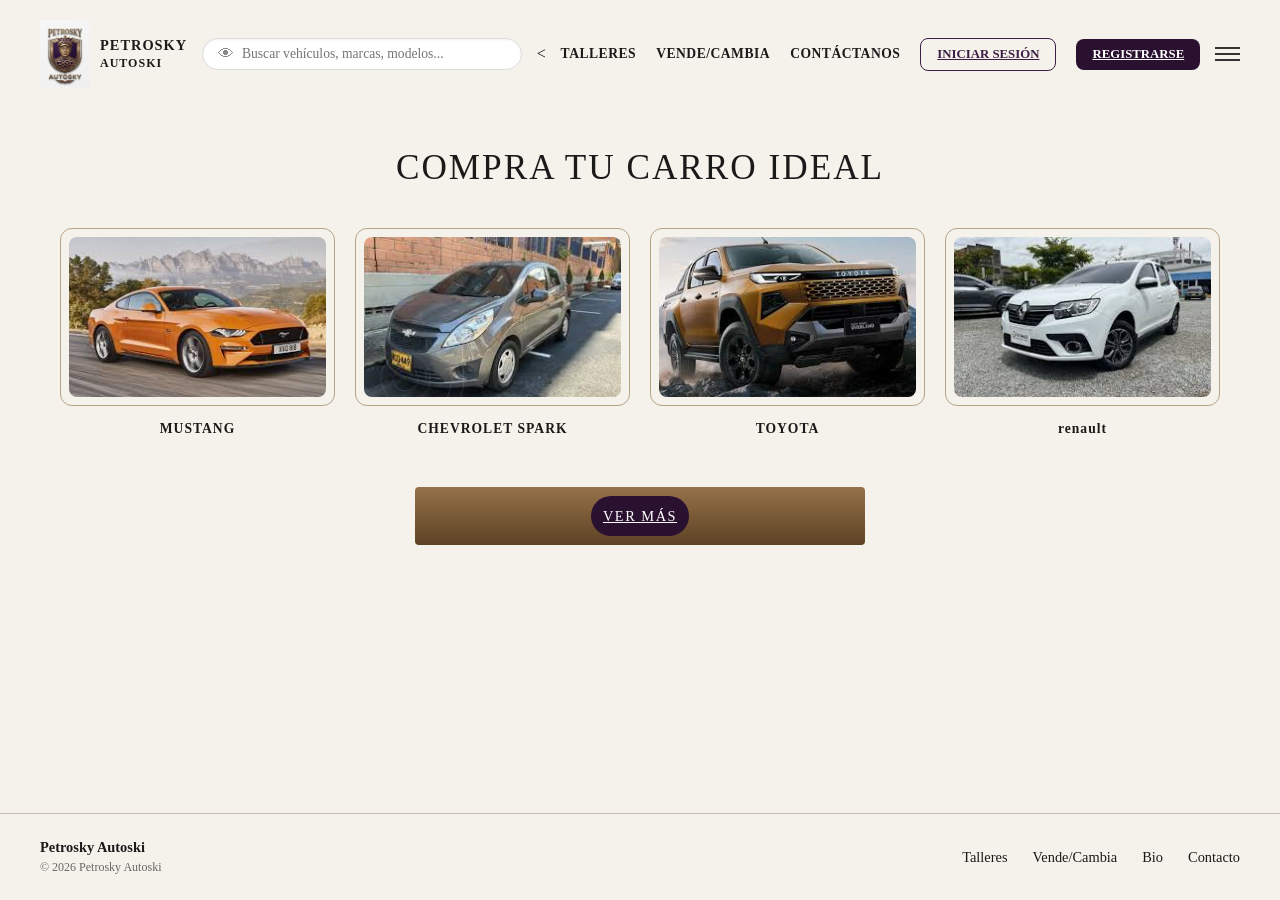
<file: index.html>
<!DOCTYPE html>
<html lang="es">
<head>
  <meta charset="UTF-8">
  <meta name="viewport" content="width=device-width, initial-scale=1.0">
  <title>Petrosky Autoski</title>
  <link rel="stylesheet" href="index.css">
</head>
<body>

  
  <header class="encabezado">
    <div class="logo">
      
      <img src="imagenes/logo.jpg" alt="Petrosky Autoski Logo">
      <span class="logo-texto">PETROSKY<br><small>AUTOSKI</small></span>
    </div>

    <div class="barra-busqueda">
      <span class="icono-buscar">&#128065;</span>
      <input type="text" id="campo-busqueda" placeholder="Buscar vehículos, marcas, modelos...">
    </div>

    <<nav class="navegacion">
      <a href="tallereafiliados.html" class="enlace-nav">TALLERES</a>
      <a href="viejo-nuevo.html" class="enlace-nav">VENDE/CAMBIA</a>
      <a href="#" class="enlace-nav">CONTÁCTANOS</a>
      <a href="iniciar-sesion.html" class="boton-iniciar-sesion">INICIAR SESIÓN</a>
      <a href="registro.html" class="boton-registrarse">REGISTRARSE</a>
    </nav>

    <div class="menu-hamburguesa">
      <span></span>
      <span></span>
      <span></span>
    </div>
  </header>

  
  <main class="contenido-principal">
    <h1 class="titulo-principal">COMPRA TU CARRO IDEAL</h1>

    
    <section class="galeria-autos">
      
      
      <div class="tarjeta-auto">
        <div class="marco-imagen">
          <img src="imagenes/carro 1n.jpg" alt="mustang">
        </div>
        <h3 class="nombre-auto">MUSTANG</h3>
      </div>

      
      <div class="tarjeta-auto">
        <div class="marco-imagen">
          <img src="imagenes/carro 1v.jpg" alt="CHEVROLET SPARK">
        </div>
        <h3 class="nombre-auto">CHEVROLET SPARK</h3>
      </div>

      
      <div class="tarjeta-auto">
        <div class="marco-imagen">
          <img src="imagenes/carro 2n.jpg" alt="TOYOTA">
        </div>
        <h3 class="nombre-auto">TOYOTA</h3>
      </div>

      
      <div class="tarjeta-auto">
        <div class="marco-imagen">
          <img src="imagenes/CARRO 2V.jpg" alt="renault">
        </div>
        <h3 class="nombre-auto">renault</h3>
      </div>

    </section>

    
    <div class="contenedor-ver-mas">
  <a href="viejo-nuevo.html" id="boton-ver-mas" class="boton-ver-mas">VER MÁS</a>
</div>
  </main>

  
  <footer class="pie-pagina">
    <div class="info-derechos">
      <strong>Petrosky Autoski</strong>
      <p>© 2026 Petrosky Autoski</p>
    </div>
    <nav class="enlaces-pie">
      <a href="#">Talleres</a>
      <a href="#">Vende/Cambia</a>
      <a href="#">Bio</a>
      <a href="#">Contacto</a>
    </nav>
  </footer>

  <script src="index.js"></script>
</body>
</html>
</file>
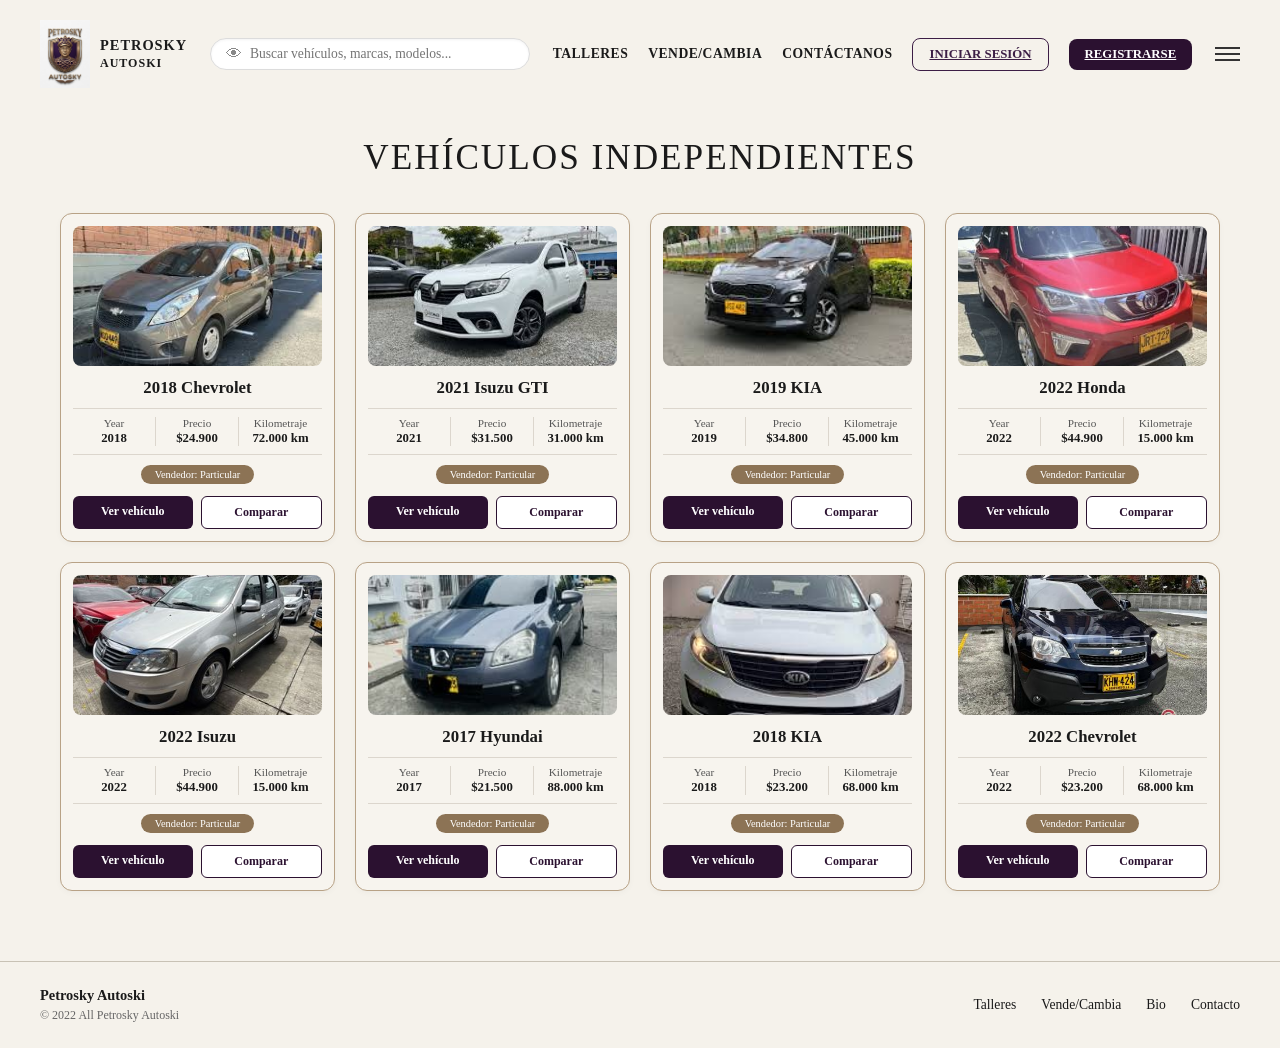
<file: indepentiente.html>
<!DOCTYPE html>
<html lang="es">
<head>
  <meta charset="UTF-8">
  <meta name="viewport" content="width=device-width, initial-scale=1.0">
  <title>Petrosky Autoski - Vehículos Independientes</title>
  <link rel="stylesheet" href="independiente.css">
</head>
<body>

  
  <header class="encabezado">
    <div class="logo">
      <img src="imagenes/logo.jpg" alt="Petrosky Autoski Logo">
      <span class="logo-texto">PETROSKY<br><small>AUTOSKI</small></span>
    </div>

    <div class="barra-busqueda">
      <span class="icono-buscar">&#128065;</span>
      <input type="text" id="campo-busqueda" placeholder="Buscar vehículos, marcas, modelos...">
    </div>

    <nav class="navegacion">
      <a href="" class="enlace-nav">TALLERES</a>
      <a href="#" class="enlace-nav">VENDE/CAMBIA</a>
      <a href="#" class="enlace-nav">CONTÁCTANOS</a>
     <a href="inicio.html" class="boton-iniciar-sesion">INICIAR SESIÓN</a>
<a href="registro.html" class="boton-registrarse">REGISTRARSE</a>
    </nav>

    <div class="menu-hamburguesa">
      <span></span>
      <span></span>
      <span></span>
    </div>
  </header>

  
  <main class="contenido-principal">
    <h1 class="titulo-principal">VEHÍCULOS INDEPENDIENTES</h1>

    
    <section class="grilla-vehiculos">

      <article class="tarjeta-vehiculo">
        <div class="marco-imagen">
          <img src="imagenes/carro 1v.jpg" alt="2018 Chevrolet">
        </div>
        <h3 class="nombre-vehiculo">2018 Chevrolet</h3>
        <div class="detalles-vehiculo">
          <div class="item-detalle">
            <span class="etiqueta-detalle">Year</span>
            <span class="valor-detalle">2018</span>
          </div>
          <div class="item-detalle">
            <span class="etiqueta-detalle">Precio</span>
            <span class="valor-detalle">$24.900</span>
          </div>
          <div class="item-detalle">
            <span class="etiqueta-detalle">Kilometraje</span>
            <span class="valor-detalle">72.000 km</span>
          </div>
        </div>
        <span class="etiqueta-vendedor">Vendedor: Particular</span>
        <div class="acciones-tarjeta">
          <a href="#" class="boton-ver-vehiculo">Ver vehículo</a>
          <button class="boton-comparar">Comparar</button>
        </div>
      </article>
      <article class="tarjeta-vehiculo">
        <div class="marco-imagen">
          <img src="imagenes/CARRO 2V.jpg" alt="2021 Isuzu GTI">
        </div>
        <h3 class="nombre-vehiculo">2021 Isuzu GTI</h3>
        <div class="detalles-vehiculo">
          <div class="item-detalle">
            <span class="etiqueta-detalle">Year</span>
            <span class="valor-detalle">2021</span>
          </div>
          <div class="item-detalle">
            <span class="etiqueta-detalle">Precio</span>
            <span class="valor-detalle">$31.500</span>
          </div>
          <div class="item-detalle">
            <span class="etiqueta-detalle">Kilometraje</span>
            <span class="valor-detalle">31.000 km</span>
          </div>
        </div>
        <span class="etiqueta-vendedor">Vendedor: Particular</span>
        <div class="acciones-tarjeta">
          <a href="#" class="boton-ver-vehiculo">Ver vehículo</a>
          <button class="boton-comparar">Comparar</button>
        </div>
      </article>
      <article class="tarjeta-vehiculo">
        <div class="marco-imagen">
          <img src="imagenes/carro 3v.jpg" alt="2019 KIA">
        </div>
        <h3 class="nombre-vehiculo">2019 KIA</h3>
        <div class="detalles-vehiculo">
          <div class="item-detalle">
            <span class="etiqueta-detalle">Year</span>
            <span class="valor-detalle">2019</span>
          </div>
          <div class="item-detalle">
            <span class="etiqueta-detalle">Precio</span>
            <span class="valor-detalle">$34.800</span>
          </div>
          <div class="item-detalle">
            <span class="etiqueta-detalle">Kilometraje</span>
            <span class="valor-detalle">45.000 km</span>
          </div>
        </div>
        <span class="etiqueta-vendedor">Vendedor: Particular</span>
        <div class="acciones-tarjeta">
          <a href="#" class="boton-ver-vehiculo">Ver vehículo</a>
          <button class="boton-comparar">Comparar</button>
        </div>
      </article>

      
      <article class="tarjeta-vehiculo">
        <div class="marco-imagen">
          <img src="imagenes/carro 4v.jpg" alt="2022 Honda">
        </div>
        <h3 class="nombre-vehiculo">2022 Honda</h3>
        <div class="detalles-vehiculo">
          <div class="item-detalle">
            <span class="etiqueta-detalle">Year</span>
            <span class="valor-detalle">2022</span>
          </div>
          <div class="item-detalle">
            <span class="etiqueta-detalle">Precio</span>
            <span class="valor-detalle">$44.900</span>
          </div>
          <div class="item-detalle">
            <span class="etiqueta-detalle">Kilometraje</span>
            <span class="valor-detalle">15.000 km</span>
          </div>
        </div>
        <span class="etiqueta-vendedor">Vendedor: Particular</span>
        <div class="acciones-tarjeta">
          <a href="#" class="boton-ver-vehiculo">Ver vehículo</a>
          <button class="boton-comparar">Comparar</button>
        </div>
      </article>

  
      <article class="tarjeta-vehiculo">
        <div class="marco-imagen">
          <img src="imagenes/carro 5v.jpeg" alt="2022 Isuzu">
        </div>
        <h3 class="nombre-vehiculo">2022 Isuzu</h3>
        <div class="detalles-vehiculo">
          <div class="item-detalle">
            <span class="etiqueta-detalle">Year</span>
            <span class="valor-detalle">2022</span>
          </div>
          <div class="item-detalle">
            <span class="etiqueta-detalle">Precio</span>
            <span class="valor-detalle">$44.900</span>
          </div>
          <div class="item-detalle">
            <span class="etiqueta-detalle">Kilometraje</span>
            <span class="valor-detalle">15.000 km</span>
          </div>
        </div>
        <span class="etiqueta-vendedor">Vendedor: Particular</span>
        <div class="acciones-tarjeta">
          <a href="#" class="boton-ver-vehiculo">Ver vehículo</a>
          <button class="boton-comparar">Comparar</button>
        </div>
      </article>

      
      <article class="tarjeta-vehiculo">
        <div class="marco-imagen">
          <img src="imagenes/carro 5v.jpg" alt="2017 Hyundai">
        </div>
        <h3 class="nombre-vehiculo">2017 Hyundai</h3>
        <div class="detalles-vehiculo">
          <div class="item-detalle">
            <span class="etiqueta-detalle">Year</span>
            <span class="valor-detalle">2017</span>
          </div>
          <div class="item-detalle">
            <span class="etiqueta-detalle">Precio</span>
            <span class="valor-detalle">$21.500</span>
          </div>
          <div class="item-detalle">
            <span class="etiqueta-detalle">Kilometraje</span>
            <span class="valor-detalle">88.000 km</span>
          </div>
        </div>
        <span class="etiqueta-vendedor">Vendedor: Particular</span>
        <div class="acciones-tarjeta">
          <a href="#" class="boton-ver-vehiculo">Ver vehículo</a>
          <button class="boton-comparar">Comparar</button>
        </div>
      </article>

      
      <article class="tarjeta-vehiculo">
        <div class="marco-imagen">
          <img src="imagenes/carro 7v.jpg" alt="2018 KIA">
        </div>
        <h3 class="nombre-vehiculo">2018 KIA</h3>
        <div class="detalles-vehiculo">
          <div class="item-detalle">
            <span class="etiqueta-detalle">Year</span>
            <span class="valor-detalle">2018</span>
          </div>
          <div class="item-detalle">
            <span class="etiqueta-detalle">Precio</span>
            <span class="valor-detalle">$23.200</span>
          </div>
          <div class="item-detalle">
            <span class="etiqueta-detalle">Kilometraje</span>
            <span class="valor-detalle">68.000 km</span>
          </div>
        </div>
        <span class="etiqueta-vendedor">Vendedor: Particular</span>
        <div class="acciones-tarjeta">
          <a href="#" class="boton-ver-vehiculo">Ver vehículo</a>
          <button class="boton-comparar">Comparar</button>
        </div>
      </article>

      
      <article class="tarjeta-vehiculo">
        <div class="marco-imagen">
          <img src="imagenes/carro 8v.jpg" alt="2022 Chevrolet">
        </div>
        <h3 class="nombre-vehiculo">2022 Chevrolet</h3>
        <div class="detalles-vehiculo">
          <div class="item-detalle">
            <span class="etiqueta-detalle">Year</span>
            <span class="valor-detalle">2022</span>
          </div>
          <div class="item-detalle">
            <span class="etiqueta-detalle">Precio</span>
            <span class="valor-detalle">$23.200</span>
          </div>
          <div class="item-detalle">
            <span class="etiqueta-detalle">Kilometraje</span>
            <span class="valor-detalle">68.000 km</span>
          </div>
        </div>
        <span class="etiqueta-vendedor">Vendedor: Particular</span>
        <div class="acciones-tarjeta">
          <a href="#" class="boton-ver-vehiculo">Ver vehículo</a>
          <button class="boton-comparar">Comparar</button>
        </div>
      </article>

    </section>
  </main>

  
  <footer class="pie-pagina">
    <div class="info-derechos">
      <strong>Petrosky Autoski</strong>
      <p>© 2022 All Petrosky Autoski</p>
    </div>
    <nav class="enlaces-pie">
      <a href="#">Talleres</a>
      <a href="#">Vende/Cambia</a>
      <a href="#">Bio</a>
      <a href="#">Contacto</a>
    </nav>
  </footer>

  <script src="independiente.js"></script>
</body>
</html>
</file>
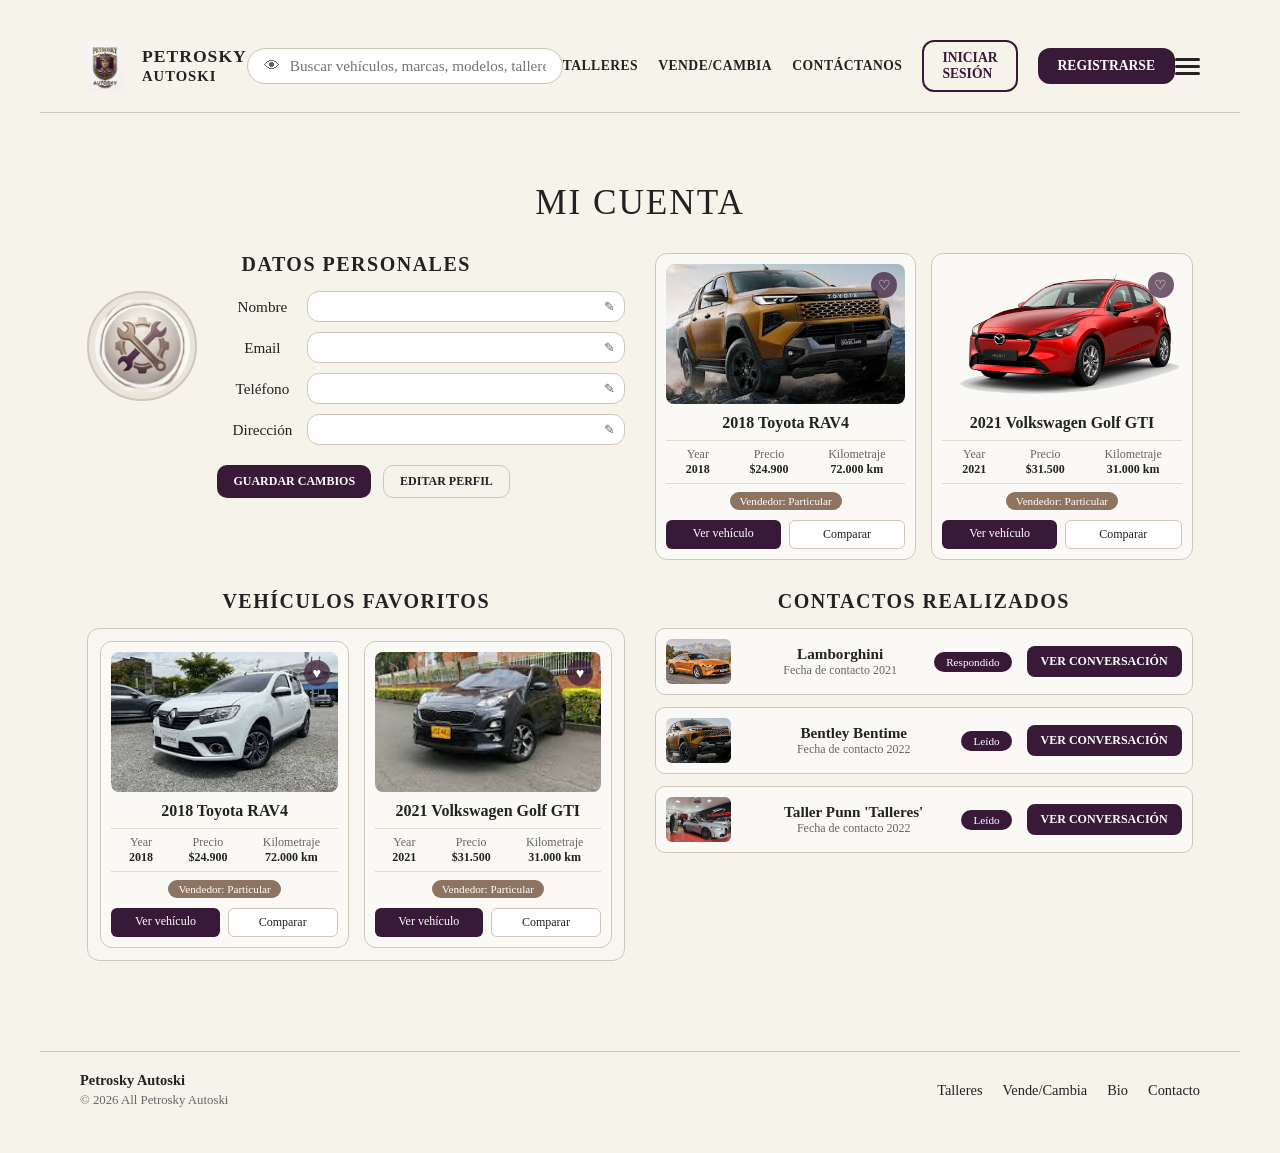
<file: mi-cuenta.html>
<!DOCTYPE html>
<html lang="es">
<head>
  <meta charset="UTF-8">
  <meta name="viewport" content="width=device-width, initial-scale=1.0">
  <title>Petrosky Autoski - Mi Cuenta</title>
  <link rel="stylesheet" href="index.css">
  <link rel="stylesheet" href="mi_cuenta.css">
</head>
<body>

  
  <header class="encabezado">
    <div class="logo">
      <img src="imagenes/logo.jpg" alt="Petrosky Autoski Logo">
      <span class="logo-texto">PETROSKY<br><small>AUTOSKI</small></span>
    </div>

    <div class="barra-busqueda">
      <span class="icono-buscar">&#128065;</span>
      <input type="text" id="campo-busqueda" placeholder="Buscar vehículos, marcas, modelos, talleres...">
    </div>

    <nav class="navegacion">
      <a href="#" class="enlace-nav">TALLERES</a>
      <a href="#" class="enlace-nav">VENDE/CAMBIA</a>
      <a href="#" class="enlace-nav">CONTÁCTANOS</a>
      <a href="inicio.html" class="boton-iniciar-sesion">INICIAR SESIÓN</a>
      <a href="registro.html" class="boton-registrarse">REGISTRARSE</a>
    </nav>

    <div class="menu-hamburguesa">
      <span></span>
      <span></span>
      <span></span>
    </div>
  </header>


  <main class="contenido-principal">
    <h1 class="titulo-principal">MI CUENTA</h1>

    <div class="grid-panel-cuenta">


      <section class="seccion-datos-personales">
        <h2 class="subtitulo-seccion">DATOS PERSONALES</h2>
        <div class="tarjeta-perfil">
          <div class="avatar-contenedor">
            <img src="ING-IMG/user.png" alt="Avatar Perfil" class="imagen-avatar">
          </div>
          <form class="formulario-datos">
            <div class="campo-formulario">
              <label for="nombre">Nombre</label>
              <div class="input-contenedor">
                <input type="text" id="nombre" name="nombre" value="">
                <span class="icono-editar">&#9998;</span>
              </div>
            </div>

            <div class="campo-formulario">
              <label for="email">Email</label>
              <div class="input-contenedor">
                <input type="email" id="email" name="email" value="">
                <span class="icono-editar">&#9998;</span>
              </div>
            </div>

            <div class="campo-formulario">
              <label for="telefono">Teléfono</label>
              <div class="input-contenedor">
                <input type="tel" id="telefono" name="telefono" value="">
                <span class="icono-editar">&#9998;</span>
              </div>
            </div>

            <div class="campo-formulario">
              <label for="direccion">Dirección</label>
              <div class="input-contenedor">
                <input type="text" id="direccion" name="direccion" value="">
                <span class="icono-editar">&#9998;</span>
              </div>
            </div>

            <div class="acciones-formulario">
              <button type="submit" class="btn-guardar">GUARDAR CAMBIOS</button>
              <button type="button" class="btn-editar-perfil">EDITAR PERFIL</button>
            </div>
          </form>
        </div>
      </section>


      <section class="seccion-tarjetas-top">
        <div class="grid-vehiculos">
          
      
          <article class="tarjeta-vehiculo">
            <div class="imagen-vehiculo-wrapper">
              <img src="imagenes/carro 2n.jpg" alt="2018 Toyota RAV4">
              <button class="btn-corazon" aria-label="Favorito">&#9825;</button>
            </div>
            <div class="info-vehiculo">
              <h3 class="nombre-vehiculo">2018 Toyota RAV4</h3>
              <div class="especificaciones">
                <div class="col-espec"><span>Year</span><strong>2018</strong></div>
                <div class="col-espec"><span>Precio</span><strong>$24.900</strong></div>
                <div class="col-espec"><span>Kilometraje</span><strong>72.000 km</strong></div>
              </div>
              <span class="badge-vendedor">Vendedor: Particular</span>
              <div class="acciones-tarjeta">
                <a href="#" class="btn-ver-vehiculo">Ver vehículo</a>
                <a href="#" class="btn-comparar">Comparar</a>
              </div>
            </div>
          </article>

          <article class="tarjeta-vehiculo">
            <div class="imagen-vehiculo-wrapper">
              <img src="imagenes/carro 4n.png" alt="2021 Volkswagen Golf GTI">
              <button class="btn-corazon" aria-label="Favorito">&#9825;</button>
            </div>
            <div class="info-vehiculo">
              <h3 class="nombre-vehiculo">2021 Volkswagen Golf GTI</h3>
              <div class="especificaciones">
                <div class="col-espec"><span>Year</span><strong>2021</strong></div>
                <div class="col-espec"><span>Precio</span><strong>$31.500</strong></div>
                <div class="col-espec"><span>Kilometraje</span><strong>31.000 km</strong></div>
              </div>
              <span class="badge-vendedor">Vendedor: Particular</span>
              <div class="acciones-tarjeta">
                <a href="#" class="btn-ver-vehiculo">Ver vehículo</a>
                <a href="#" class="btn-comparar">Comparar</a>
              </div>
            </div>
          </article>

        </div>
      </section>


      <section class="seccion-favoritos">
        <h2 class="subtitulo-seccion">VEHÍCULOS FAVORITOS</h2>
        <div class="contenedor-favoritos-box">
          <div class="grid-vehiculos">

            <article class="tarjeta-vehiculo">
              <div class="imagen-vehiculo-wrapper">
                <img src="imagenes/CARRO 2V.jpg" alt="2018 Toyota RAV4">
                <button class="btn-corazon activo" aria-label="Favorito">&#9829;</button>
              </div>
              <div class="info-vehiculo">
                <h3 class="nombre-vehiculo">2018 Toyota RAV4</h3>
                <div class="especificaciones">
                  <div class="col-espec"><span>Year</span><strong>2018</strong></div>
                  <div class="col-espec"><span>Precio</span><strong>$24.900</strong></div>
                  <div class="col-espec"><span>Kilometraje</span><strong>72.000 km</strong></div>
                </div>
                <span class="badge-vendedor">Vendedor: Particular</span>
                <div class="acciones-tarjeta">
                  <a href="#" class="btn-ver-vehiculo">Ver vehículo</a>
                  <a href="#" class="btn-comparar">Comparar</a>
                </div>
              </div>
            </article>

            
            <article class="tarjeta-vehiculo">
              <div class="imagen-vehiculo-wrapper">
                <img src="imagenes/carro 3v.jpg" alt="2021 Volkswagen Golf GTI">
                <button class="btn-corazon activo" aria-label="Favorito">&#9829;</button>
              </div>
              <div class="info-vehiculo">
                <h3 class="nombre-vehiculo">2021 Volkswagen Golf GTI</h3>
                <div class="especificaciones">
                  <div class="col-espec"><span>Year</span><strong>2021</strong></div>
                  <div class="col-espec"><span>Precio</span><strong>$31.500</strong></div>
                  <div class="col-espec"><span>Kilometraje</span><strong>31.000 km</strong></div>
                </div>
                <span class="badge-vendedor">Vendedor: Particular</span>
                <div class="acciones-tarjeta">
                  <a href="#" class="btn-ver-vehiculo">Ver vehículo</a>
                  <a href="#" class="btn-comparar">Comparar</a>
                </div>
              </div>
            </article>

          </div>
        </div>
      </section>

   
      <section class="seccion-contactos">
        <h2 class="subtitulo-seccion">CONTACTOS REALIZADOS</h2>
        <div class="lista-contactos">
  
          <div class="item-contacto">
            <img src="imagenes/carro 1n.jpg" alt="Lamborghini" class="thumb-contacto">
            <div class="detalles-contacto">
              <h4>Lamborghini</h4>
              <p>Fecha de contacto 2021</p>
            </div>
            <span class="badge-estado respondido">Respondido</span>
            <a href="#" class="btn-conversacion">VER CONVERSACIÓN</a>
          </div>

     
          <div class="item-contacto">
            <img src="imagenes/carro 2n.jpg" alt="Bentley Bentime" class="thumb-contacto">
            <div class="detalles-contacto">
              <h4>Bentley Bentime</h4>
              <p>Fecha de contacto 2022</p>
            </div>
            <span class="badge-estado leido">Leído</span>
            <a href="#" class="btn-conversacion">VER CONVERSACIÓN</a>
          </div>

         
          <div class="item-contacto">
            <img src="imagenes/taller4.jpg" alt="Taller Punn 'Talleres'" class="thumb-contacto">
            <div class="detalles-contacto">
              <h4>Taller Punn 'Talleres'</h4>
              <p>Fecha de contacto 2022</p>
            </div>
            <span class="badge-estado leido">Leído</span>
            <a href="#" class="btn-conversacion">VER CONVERSACIÓN</a>
          </div>

        </div>
      </section>

    </div>
  </main>


  <footer class="pie-pagina">
    <div class="info-derechos">
      <strong>Petrosky Autoski</strong>
      <p>© 2026 All Petrosky Autoski</p>
    </div>
    <nav class="enlaces-pie">
      <a href="#">Talleres</a>
      <a href="#">Vende/Cambia</a>
      <a href="#">Bio</a>
      <a href="#">Contacto</a>
    </nav>
  </footer>

  <script src="index.js"></script>
</body>
</html>
</file>
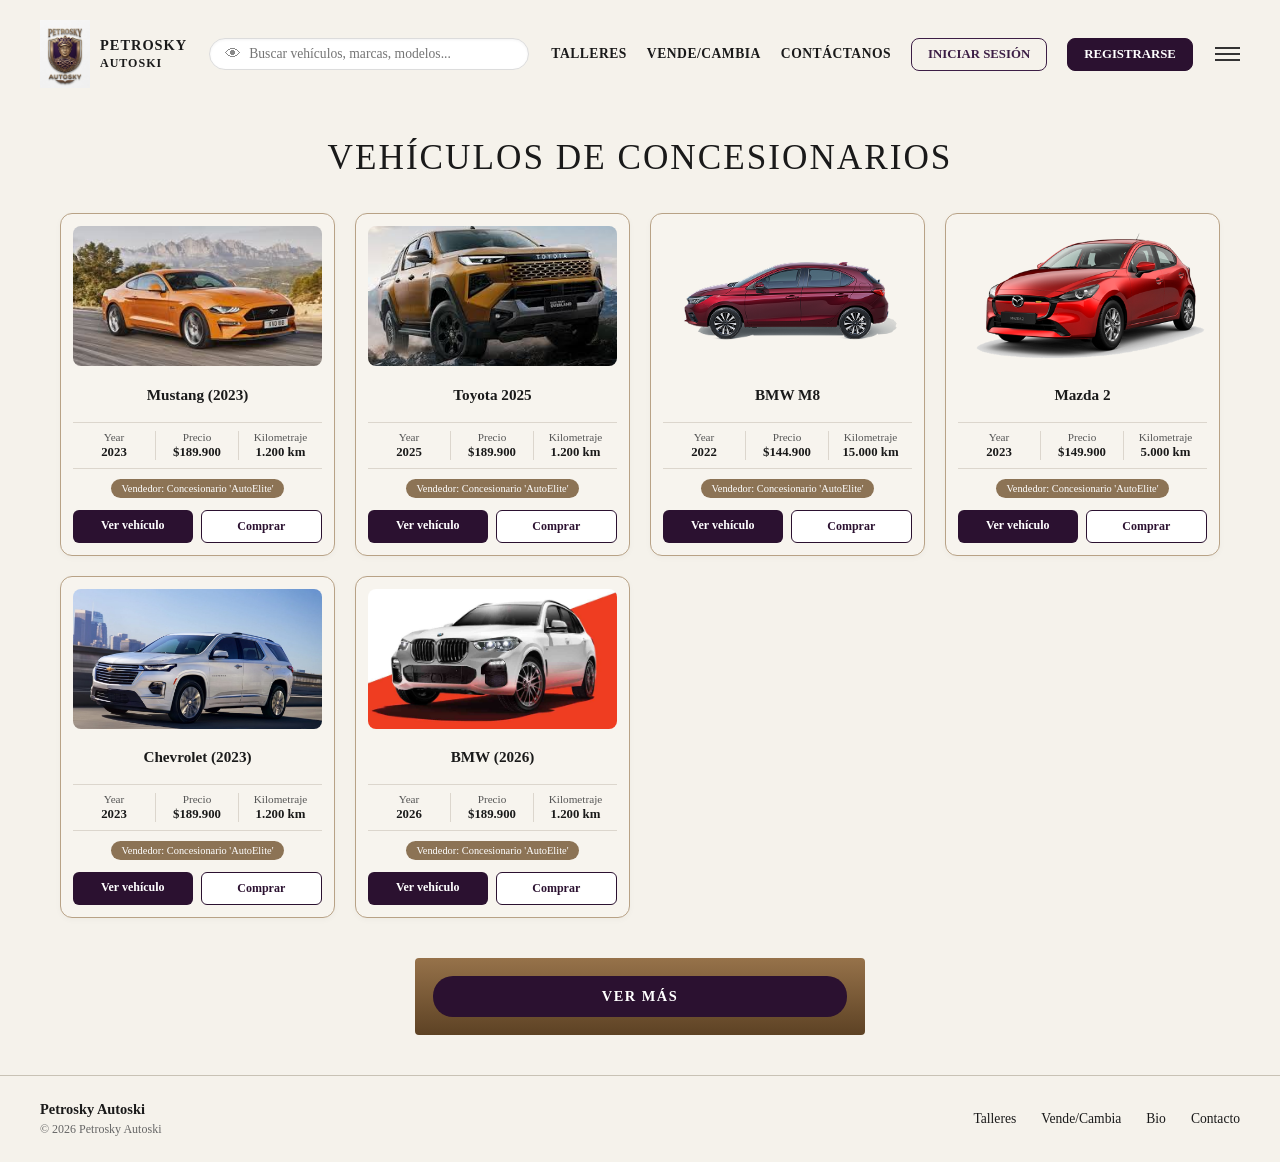
<file: nuevo.html>
<!DOCTYPE html>
<html lang="es">
<head>
  <meta charset="UTF-8">
  <meta name="viewport" content="width=device-width, initial-scale=1.0">
  <title>Petrosky Autoski - Vehículos de Concesionarios</title>
  <link rel="stylesheet" href="nuevo.css">
</head>
<body>

  <header class="encabezado">
    <div class="logo">
      <img src="imagenes/logo.jpg" alt="Petrosky Autoski Logo">
      <span class="logo-texto">PETROSKY<br><small>AUTOSKI</small></span>
    </div>

    <div class="barra-busqueda">
      <span class="icono-buscar">&#128065;</span>
      <input type="text" id="campo-busqueda" placeholder="Buscar vehículos, marcas, modelos...">
    </div>

    <nav class="navegacion">
      <a href="tallereafiliados.html" class="enlace-nav">TALLERES</a>
      <a href="viejo-nuevo.html" class="enlace-nav">VENDE/CAMBIA</a>
      <a href="#" class="enlace-nav">CONTÁCTANOS</a>
      <a href="inicio.html" class="boton-iniciar-sesion">INICIAR SESIÓN</a>
      <a href="registro.html" class="boton-registrarse">REGISTRARSE</a>
    </nav>

    <div class="menu-hamburguesa">
      <span></span>
      <span></span>
      <span></span>
    </div>
  </header>

  <main class="contenido-principal">
    <h1 class="titulo-principal">VEHÍCULOS DE CONCESIONARIOS</h1>

    <section class="grilla-vehiculos">

      <article class="tarjeta-vehiculo">
        <div class="marco-imagen">
          <img src="imagenes/carro 1n.jpg" alt="Mustang (2023)">
        </div>
        <h3 class="nombre-vehiculo">Mustang (2023)</h3>
        <div class="detalles-vehiculo">
          <div class="item-detalle">
            <span class="etiqueta-detalle">Year</span>
            <span class="valor-detalle">2023</span>
          </div>
          <div class="item-detalle">
            <span class="etiqueta-detalle">Precio</span>
            <span class="valor-detalle">$189.900</span>
          </div>
          <div class="item-detalle">
            <span class="etiqueta-detalle">Kilometraje</span>
            <span class="valor-detalle">1.200 km</span>
          </div>
        </div>
        <span class="etiqueta-vendedor">Vendedor: Concesionario 'AutoElite'</span>
        <div class="acciones-tarjeta">
          <a href="#" class="boton-ver-vehiculo">Ver vehículo</a>
          <button class="boton-comprar">Comprar</button>
        </div>
      </article>

      <article class="tarjeta-vehiculo">
        <div class="marco-imagen">
          <img src="imagenes/carro 2n.jpg" alt="Toyota 2026">
        </div>
        <h3 class="nombre-vehiculo">Toyota 2025</h3>
        <div class="detalles-vehiculo">
          <div class="item-detalle">
            <span class="etiqueta-detalle">Year</span>
            <span class="valor-detalle">2025</span>
          </div>
          <div class="item-detalle">
            <span class="etiqueta-detalle">Precio</span>
            <span class="valor-detalle">$189.900</span>
          </div>
          <div class="item-detalle">
            <span class="etiqueta-detalle">Kilometraje</span>
            <span class="valor-detalle">1.200 km</span>
          </div>
        </div>
        <span class="etiqueta-vendedor">Vendedor: Concesionario 'AutoElite'</span>
        <div class="acciones-tarjeta">
          <a href="#" class="boton-ver-vehiculo">Ver vehículo</a>
          <button class="boton-comprar">Comprar</button>
        </div>
      </article>

      <article class="tarjeta-vehiculo">
        <div class="marco-imagen">
          <img src="imagenes/carro 3n.png" alt="BMW M8">
        </div>
        <h3 class="nombre-vehiculo">BMW M8</h3>
        <div class="detalles-vehiculo">
          <div class="item-detalle">
            <span class="etiqueta-detalle">Year</span>
            <span class="valor-detalle">2022</span>
          </div>
          <div class="item-detalle">
            <span class="etiqueta-detalle">Precio</span>
            <span class="valor-detalle">$144.900</span>
          </div>
          <div class="item-detalle">
            <span class="etiqueta-detalle">Kilometraje</span>
            <span class="valor-detalle">15.000 km</span>
          </div>
        </div>
        <span class="etiqueta-vendedor">Vendedor: Concesionario 'AutoElite'</span>
        <div class="acciones-tarjeta">
          <a href="#" class="boton-ver-vehiculo">Ver vehículo</a>
          <button class="boton-comprar">Comprar</button>
        </div>
      </article>

      <article class="tarjeta-vehiculo">
        <div class="marco-imagen">
          <img src="imagenes/carro 4n.png" alt="Mazda 2">
        </div>
        <h3 class="nombre-vehiculo">Mazda 2</h3>
        <div class="detalles-vehiculo">
          <div class="item-detalle">
            <span class="etiqueta-detalle">Year</span>
            <span class="valor-detalle">2023</span>
          </div>
          <div class="item-detalle">
            <span class="etiqueta-detalle">Precio</span>
            <span class="valor-detalle">$149.900</span>
          </div>
          <div class="item-detalle">
            <span class="etiqueta-detalle">Kilometraje</span>
            <span class="valor-detalle">5.000 km</span>
          </div>
        </div>
        <span class="etiqueta-vendedor">Vendedor: Concesionario 'AutoElite'</span>
        <div class="acciones-tarjeta">
          <a href="#" class="boton-ver-vehiculo">Ver vehículo</a>
          <button class="boton-comprar">Comprar</button>
        </div>
      </article>

      <article class="tarjeta-vehiculo">
        <div class="marco-imagen">
          <img src="imagenes/carro 6n.jpg" alt="Chevrolet (2023)">
        </div>
        <h3 class="nombre-vehiculo">Chevrolet (2023)</h3>
        <div class="detalles-vehiculo">
          <div class="item-detalle">
            <span class="etiqueta-detalle">Year</span>
            <span class="valor-detalle">2023</span>
          </div>
          <div class="item-detalle">
            <span class="etiqueta-detalle">Precio</span>
            <span class="valor-detalle">$189.900</span>
          </div>
          <div class="item-detalle">
            <span class="etiqueta-detalle">Kilometraje</span>
            <span class="valor-detalle">1.200 km</span>
          </div>
        </div>
        <span class="etiqueta-vendedor">Vendedor: Concesionario 'AutoElite'</span>
        <div class="acciones-tarjeta">
          <a href="#" class="boton-ver-vehiculo">Ver vehículo</a>
          <button class="boton-comprar">Comprar</button>
        </div>
      </article>

      <article class="tarjeta-vehiculo">
        <div class="marco-imagen">
          <img src="imagenes/carro 8n.jpg" alt="Mercedes-AMG GT (2026)">
        </div>
        <h3 class="nombre-vehiculo">BMW (2026)</h3>
        <div class="detalles-vehiculo">
          <div class="item-detalle">
            <span class="etiqueta-detalle">Year</span>
            <span class="valor-detalle">2026</span>
          </div>
          <div class="item-detalle">
            <span class="etiqueta-detalle">Precio</span>
            <span class="valor-detalle">$189.900</span>
          </div>
          <div class="item-detalle">
            <span class="etiqueta-detalle">Kilometraje</span>
            <span class="valor-detalle">1.200 km</span>
          </div>
        </div>
        <span class="etiqueta-vendedor">Vendedor: Concesionario 'AutoElite'</span>
        <div class="acciones-tarjeta">
          <a href="#" class="boton-ver-vehiculo">Ver vehículo</a>
          <button class="boton-comprar">Comprar</button>
        </div>
      </article>

      
    </section>

    <div class="contenedor-ver-mas">
      <a href="#" id="boton-ver-mas" class="boton-ver-mas">VER MÁS</a>
    </div>

  </main>

  <footer class="pie-pagina">
    <div class="info-derechos">
      <strong>Petrosky Autoski</strong>
      <p>© 2026 Petrosky Autoski</p>
    </div>
    <nav class="enlaces-pie">
      <a href="#">Talleres</a>
      <a href="#">Vende/Cambia</a>
      <a href="#">Bio</a>
      <a href="#">Contacto</a>
    </nav>
  </footer>

  <script src="nuevo.js"></script>
</body>
</html>
</file>
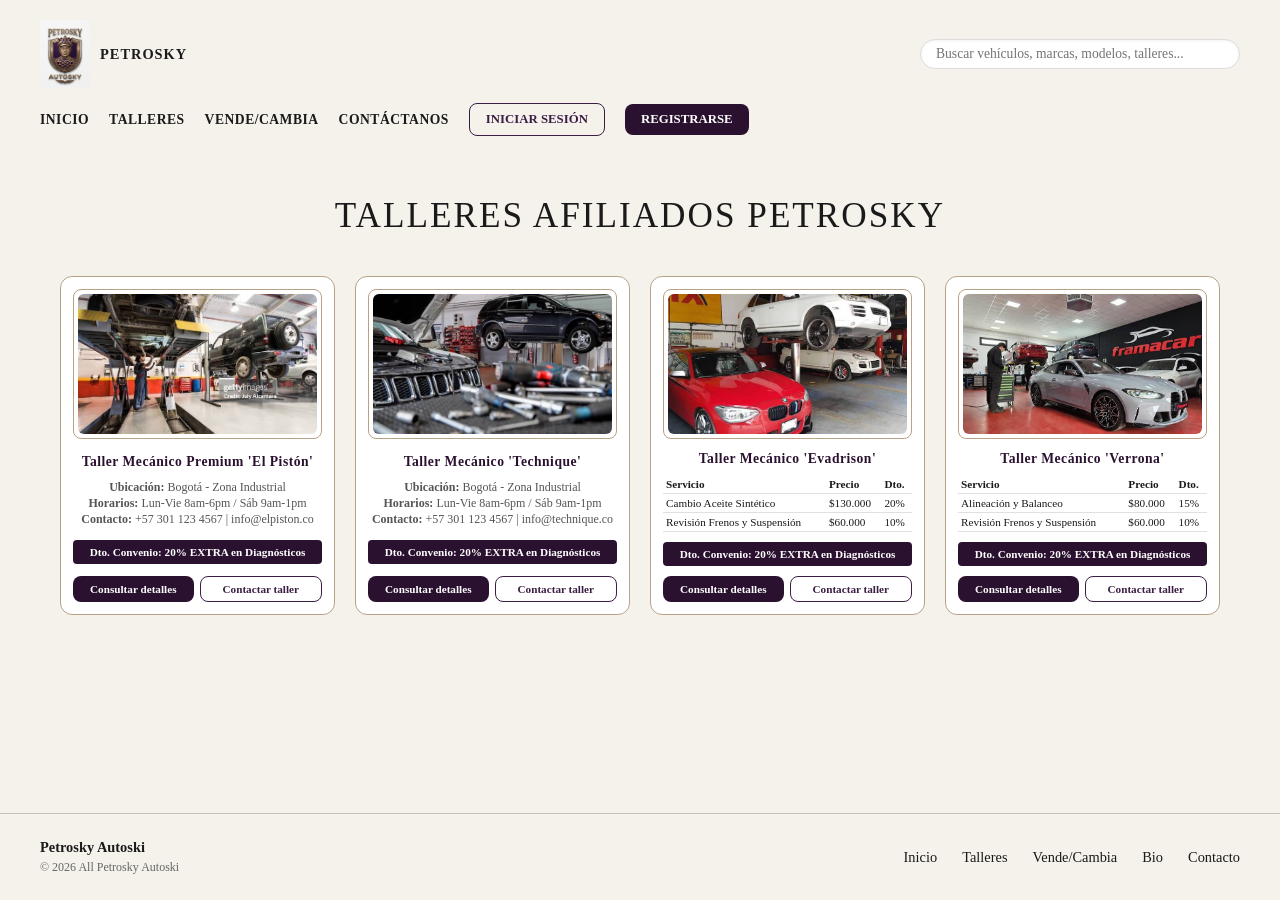
<file: tallereafiliados.html>
<!DOCTYPE html>
<html lang="es">
<head>
  <meta charset="UTF-8">
  <meta name="viewport" content="width=device-width, initial-scale=1.0">
  <title>Talleres Afiliados Petrosky</title>
  <link rel="stylesheet" href="tallereafiliados.css">
</head>
<body>
  <header class="encabezado">
    <div class="logo">
      <img src="imagenes/logo.jpg" alt="Petrosky Logo">
      <span class="logo-texto">PETROSKY</span>
    </div>

    <div class="barra-busqueda">
      <input type="text" id="searchInput" placeholder="Buscar vehículos, marcas, modelos, talleres...">
    </div>

    <nav class="navegacion">
      <a href="index.html" class="enlace-nav">INICIO</a>
      <a href="tallereafiliados.html" class="enlace-nav">TALLERES</a>
      <a href="viejo-nuevo.html" class="enlace-nav">VENDE/CAMBIA</a>
      <a href="#" class="enlace-nav">CONTÁCTANOS</a>
      <a href="inicio.html" class="boton-iniciar-sesion">INICIAR SESIÓN</a>
      <a href="registro.html" class="boton-registrarse">REGISTRARSE</a>
    </nav>
  </header>
  <main class="contenido-principal">
    <h1 class="titulo-principal">TALLERES AFILIADOS PETROSKY</h1>
    <div class="galeria-talleres">
      <div class="tarjeta-taller">
        <div class="marco-imagen">
<img src="imagenes/taller1.jpg" alt="Taller El Pistón">
        </div>
        <p class="nombre-taller">Taller Mecánico Premium 'El Pistón'</p>
        <div class="info-taller">
          <p><strong>Ubicación:</strong> Bogotá - Zona Industrial</p>
          <p><strong>Horarios:</strong> Lun-Vie 8am-6pm / Sáb 9am-1pm</p>
          <p><strong>Contacto:</strong> +57 301 123 4567 | info@elpiston.co</p>
        </div>
        <div class="etiqueta-convenio">Dto. Convenio: 20% EXTRA en Diagnósticos</div>
        <div class="acciones-taller">
          <button class="boton-registrarse">Consultar detalles</button>
          <button class="boton-iniciar-sesion">Contactar taller</button>
        </div>
      </div>
      <div class="tarjeta-taller">
        <div class="marco-imagen">
          <img src="imagenes/taller2.jpg" alt="Taller Technique">
        </div>
        <p class="nombre-taller">Taller Mecánico 'Technique'</p>
        <div class="info-taller">
          <p><strong>Ubicación:</strong> Bogotá - Zona Industrial</p>
          <p><strong>Horarios:</strong> Lun-Vie 8am-6pm / Sáb 9am-1pm</p>
          <p><strong>Contacto:</strong> +57 301 123 4567 | info@technique.co</p>
        </div>
        <div class="etiqueta-convenio">Dto. Convenio: 20% EXTRA en Diagnósticos</div>
        <div class="acciones-taller">
          <button class="boton-registrarse">Consultar detalles</button>
          <button class="boton-iniciar-sesion">Contactar taller</button>
        </div>
      </div>
      <div class="tarjeta-taller">
        <div class="marco-imagen">
<img src="imagenes/taller3.jpg" alt="Taller Evadrison">
        </div>
        <p class="nombre-taller">Taller Mecánico 'Evadrison'</p>
        <table class="tabla-servicios">
          <tr><th>Servicio</th><th>Precio</th><th>Dto.</th></tr>
          <tr><td>Cambio Aceite Sintético</td><td>$130.000</td><td>20%</td></tr>
          <tr><td>Revisión Frenos y Suspensión</td><td>$60.000</td><td>10%</td></tr>
        </table>
        <div class="etiqueta-convenio">Dto. Convenio: 20% EXTRA en Diagnósticos</div>
        <div class="acciones-taller">
          <button class="boton-registrarse">Consultar detalles</button>
          <button class="boton-iniciar-sesion">Contactar taller</button>
        </div>
      </div>
      <div class="tarjeta-taller">
        <div class="marco-imagen">
<img src="imagenes/taller4.jpg" alt="Taller Verrona">
        </div>
        <p class="nombre-taller">Taller Mecánico 'Verrona'</p>
        <table class="tabla-servicios">
          <tr><th>Servicio</th><th>Precio</th><th>Dto.</th></tr>
          <tr><td>Alineación y Balanceo</td><td>$80.000</td><td>15%</td></tr>
          <tr><td>Revisión Frenos y Suspensión</td><td>$60.000</td><td>10%</td></tr>
        </table>
        <div class="etiqueta-convenio">Dto. Convenio: 20% EXTRA en Diagnósticos</div>
        <div class="acciones-taller">
          <button class="boton-registrarse">Consultar detalles</button>
          <button class="boton-iniciar-sesion">Contactar taller</button>
        </div>
      </div>

    </div>
  </main>
  <footer class="pie-pagina">
    <div class="info-derechos">
      <strong>Petrosky Autoski</strong>
      <p>© 2026 All Petrosky Autoski</p>
    </div>
    <div class="enlaces-pie">
      <a href="index.html">Inicio</a>
      <a href="tallereafiliados.html">Talleres</a>
      <a href="viejo-nuevo.html">Vende/Cambia</a>
      <a href="#">Bio</a>
      <a href="#">Contacto</a>
    </div>
  </footer>

  <script src="tallereafiliados.js"></script>
</body>
</html>
</file>
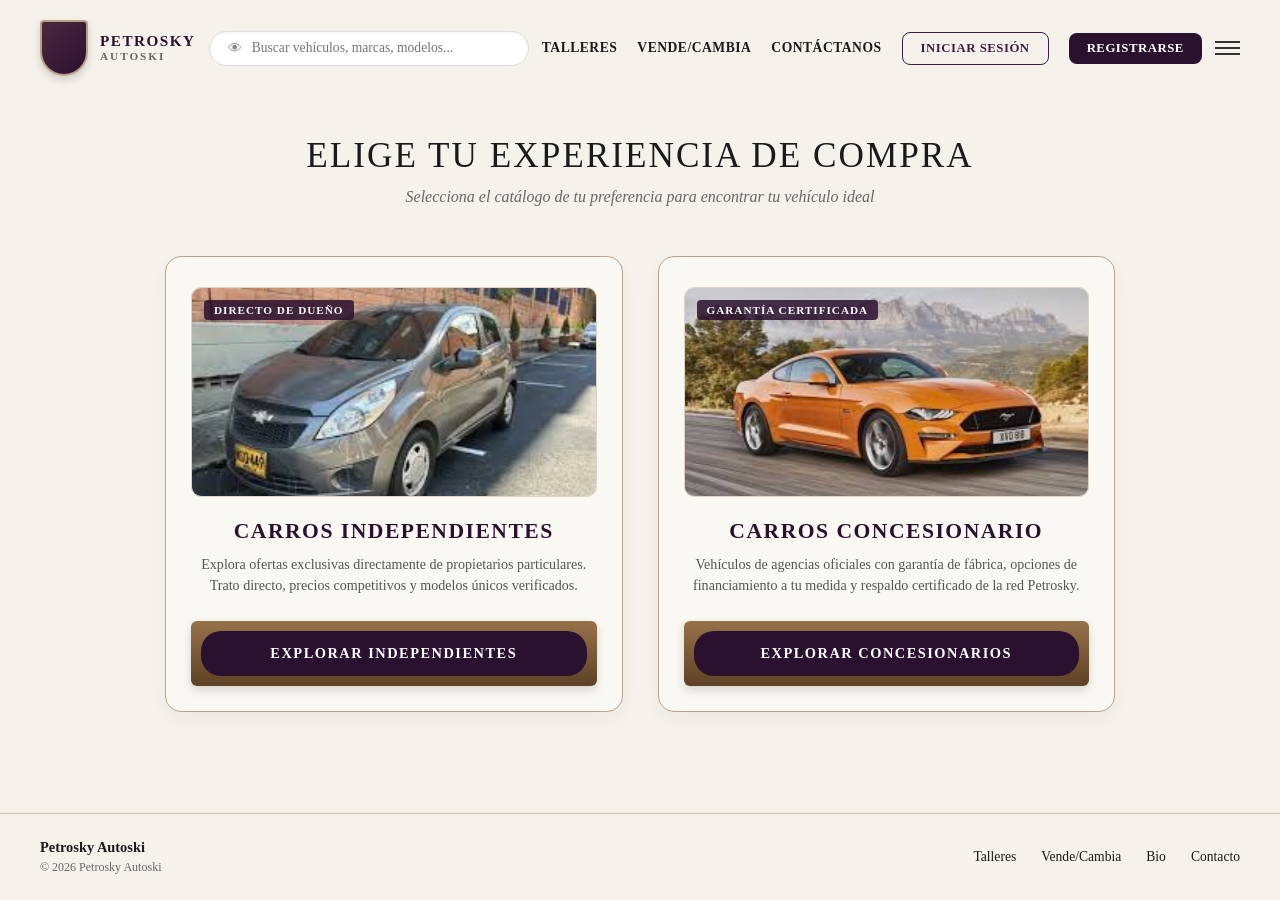
<file: viejo-nuevo.html>
<!DOCTYPE html>
<html lang="es">
<head>
  <meta charset="UTF-8">
  <meta name="viewport" content="width=device-width, initial-scale=1.0">
  <title>Petrosky Autoski - Selecciona tu Catálogo</title>
  <link rel="stylesheet" href="viejo-nuevo.css">
</head>
<body>

  <!-- ENCABEZADO / NAVBAR -->
  <header class="encabezado">
    <a href="imagenes/logo.jpg" class="logo">
      <div class="logo-escudo">

      </div>
      <span class="logo-texto">PETROSKY<br><small>AUTOSKI</small></span>
    </a>

    <div class="barra-busqueda">
      <span class="icono-buscar">&#128065;</span>
      <input type="text" id="campo-busqueda" placeholder="Buscar vehículos, marcas, modelos...">
    </div>

    <nav class="navegacion">
      <a href="tallereafiliados.html" class="enlace-nav">TALLERES</a>
      <a href="viejo-nuevo.html" class="enlace-nav">VENDE/CAMBIA</a>
      <a href="#" class="enlace-nav">CONTÁCTANOS</a>
      <a href="inicio.html" class="boton-iniciar-sesion">INICIAR SESIÓN</a>
      <a href="registro.html" class="boton-registrarse">REGISTRARSE</a>
    </nav>

    <div class="menu-hamburguesa" id="menu-hamburguesa">
      <span></span>
      <span></span>
      <span></span>
    </div>
  </header>

  <!-- CONTENIDO PRINCIPAL -->
  <main class="contenido-principal">
    <h1 class="titulo-principal">ELIGE TU EXPERIENCIA DE COMPRA</h1>
    <p class="subtitulo-principal">Selecciona el catálogo de tu preferencia para encontrar tu vehículo ideal</p>

    <!-- SECCIÓN DE SELECCIÓN DE CATÁLOGO -->
    <section class="contenedor-opciones">
      
      <!-- Opción 1: Carros Independientes -->
      <article class="tarjeta-opcion">
        <div class="marco-vista-previa">
          <span class="etiqueta-categoria">Directo de Dueño</span>
          <img src="imagenes/carro 1v.jpg" alt="Carros Independientes">
        </div>
        <h2 class="titulo-opcion">CARROS INDEPENDIENTES</h2>
        <p class="descripcion-opcion">
          Explora ofertas exclusivas directamente de propietarios particulares. Trato directo, precios competitivos y modelos únicos verificados.
        </p>
        
        
        <div class="marco-boton-bronce">
          <a href="carros-independientes.html" class="enlace-opcion" id="enlace-independientes">
            EXPLORAR INDEPENDIENTES
          </a>
        </div>
      </article>

      
      <article class="tarjeta-opcion">
        <div class="marco-vista-previa">
          <span class="etiqueta-categoria">Garantía Certificada</span>
          <img src="imagenes/carro 1n.jpg" alt="Carros Concesionario">
        </div>
        <h2 class="titulo-opcion">CARROS CONCESIONARIO</h2>
        <p class="descripcion-opcion">
          Vehículos de agencias oficiales con garantía de fábrica, opciones de financiamiento a tu medida y respaldo certificado de la red Petrosky.
        </p>

        
        <div class="marco-boton-bronce">
          <a href="carros-concesionario.html" class="enlace-opcion" id="enlace-concesionario">
            EXPLORAR CONCESIONARIOS
          </a>
        </div>
      </article>

    </section>
  </main>

  
  <footer class="pie-pagina">
    <div class="info-derechos">
      <strong>Petrosky Autoski</strong>
      <p>© 2026 Petrosky Autoski</p>
    </div>
    <nav class="enlaces-pie">
      <a href="#">Talleres</a>
      <a href="#">Vende/Cambia</a>
      <a href="#">Bio</a>
      <a href="#">Contacto</a>
    </nav>
  </footer>

  <script src="viejo-nuevo.js"></script>
</body>
</html>
</file>
<file: index.css>
* {
  box-sizing: border-box;
  margin: 0;
  padding: 0;
  font-family: 'Georgia', serif, sans-serif;
}

body {
  background-color: #f5f2eb; 
  color: #1a1a1a;
  display: flex;
  flex-direction: column;
  min-height: 100vh;
}


.encabezado {
  display: flex;
  align-items: center;
  justify-content: space-between;
  padding: 20px 40px;
  background-color: transparent;
}

.logo {
  display: flex;
  align-items: center;
  gap: 10px;
}

.logo img {
  width: 50px;
  height: auto;
}

.logo-texto {
  font-weight: bold;
  font-size: 0.9rem;
  letter-spacing: 1px;
}

.barra-busqueda {
  display: flex;
  align-items: center;
  background-color: #ffffff;
  border: 1px solid #dcdcdc;
  border-radius: 20px;
  padding: 6px 15px;
  width: 320px;
  box-shadow: inset 0 1px 3px rgba(0,0,0,0.05);
}

.icono-buscar {
  margin-right: 8px;
  color: #888;
}

.barra-busqueda input {
  border: none;
  outline: none;
  width: 100%;
  font-size: 0.85rem;
  background: transparent;
}

.navegacion {
  display: flex;
  align-items: center;
  gap: 20px;
}

.enlace-nav {
  text-decoration: none;
  color: #1a1a1a;
  font-size: 0.85rem;
  font-weight: 600;
  letter-spacing: 0.5px;
}

.boton-iniciar-sesion {
  background: transparent;
  border: 1.5px solid #3c1e45;
  color: #3c1e45;
  padding: 8px 16px;
  border-radius: 8px;
  cursor: pointer;
  font-size: 0.8rem;
  font-weight: bold;
}

.boton-registrarse {
  background-color: #2b1130;
  border: none;
  color: #ffffff;
  padding: 8px 16px;
  border-radius: 8px;
  cursor: pointer;
  font-size: 0.8rem;
  font-weight: bold;
}

.menu-hamburguesa {
  display: flex;
  flex-direction: column;
  gap: 4px;
  cursor: pointer;
}

.menu-hamburguesa span {
  width: 25px;
  height: 2px;
  background-color: #333;
}


.contenido-principal {
  flex: 1;
  max-width: 1200px;
  margin: 0 auto;
  padding: 40px 20px;
  text-align: center;
}

.titulo-principal {
  font-size: 2.2rem;
  letter-spacing: 2px;
  margin-bottom: 40px;
  font-weight: normal;
}


.galeria-autos {
  display: grid;
  grid-template-columns: repeat(4, 1fr);
  gap: 20px;
  margin-bottom: 50px;
}

.tarjeta-auto {
  display: flex;
  flex-direction: column;
  align-items: center;
}

.marco-imagen {
  border: 1px solid #b8a286;
  border-radius: 12px;
  padding: 8px;
  background-color: transparent;
  width: 100%;
}

.marco-imagen img {
  width: 100%;
  height: 160px;
  object-fit: cover;
  border-radius: 8px;
  display: block;
}

.nombre-auto {
  margin-top: 15px;
  font-size: 0.85rem;
  letter-spacing: 1px;
  font-weight: 600;
}


.contenedor-ver-mas {
  background: linear-gradient(180deg, #96724a 0%, #5d4224 100%);
  padding: 20px;
  max-width: 450px;
  margin: 0 auto;
  border-radius: 4px;
}

.boton-ver-mas {
  width: 100%;
  background-color: #2b1130;
  color: #ffffff;
  border: none;
  padding: 12px;
  border-radius: 20px;
  font-size: 0.9rem;
  letter-spacing: 1.5px;
  cursor: pointer;
}


.pie-pagina {
  border-top: 1px solid #c8c2b5;
  display: flex;
  justify-content: space-between;
  align-items: center;
  padding: 25px 40px;
  margin-top: 40px;
}

.info-derechos strong {
  display: block;
  font-size: 0.9rem;
}

.info-derechos p {
  font-size: 0.75rem;
  color: #666;
  margin-top: 4px;
}

.enlaces-pie {
  display: flex;
  gap: 25px;
}

.enlaces-pie a {
  text-decoration: none;
  color: #1a1a1a;
  font-size: 0.9rem;
}


@media (max-width: 900px) {
  .galeria-autos {
    grid-template-columns: repeat(2, 1fr);
  }
  .navegacion, .barra-busqueda {
    display: none;
  }
}
</file>
<file: independiente.css>
* {
  box-sizing: border-box;
  margin: 0;
  padding: 0;
  font-family: 'Georgia', serif, sans-serif;
}

body {
  background-color: #f5f2eb;
  color: #1a1a1a;
  display: flex;
  flex-direction: column;
  min-height: 100vh;
}

.encabezado {
  display: flex;
  align-items: center;
  justify-content: space-between;
  padding: 20px 40px;
}

.logo {
  display: flex;
  align-items: center;
  gap: 10px;
}

.logo img {
  width: 50px;
  height: auto;
}

.logo-texto {
  font-weight: bold;
  font-size: 0.9rem;
  letter-spacing: 1px;
}

.barra-busqueda {
  display: flex;
  align-items: center;
  background-color: #ffffff;
  border: 1px solid #dcdcdc;
  border-radius: 20px;
  padding: 6px 15px;
  width: 320px;
  box-shadow: inset 0 1px 3px rgba(0,0,0,0.05);
}

.icono-buscar {
  margin-right: 8px;
  color: #888;
}

.barra-busqueda input {
  border: none;
  outline: none;
  width: 100%;
  font-size: 0.85rem;
  background: transparent;
}

.navegacion {
  display: flex;
  align-items: center;
  gap: 20px;
}

.enlace-nav {
  text-decoration: none;
  color: #1a1a1a;
  font-size: 0.85rem;
  font-weight: 600;
  letter-spacing: 0.5px;
}

.boton-iniciar-sesion {
  background: transparent;
  border: 1.5px solid #3c1e45;
  color: #3c1e45;
  padding: 8px 16px;
  border-radius: 8px;
  cursor: pointer;
  font-size: 0.8rem;
  font-weight: bold;
}

.boton-registrarse {
  background-color: #2b1130;
  border: none;
  color: #ffffff;
  padding: 8px 16px;
  border-radius: 8px;
  cursor: pointer;
  font-size: 0.8rem;
  font-weight: bold;
}

.menu-hamburguesa {
  display: flex;
  flex-direction: column;
  gap: 4px;
  cursor: pointer;
}

.menu-hamburguesa span {
  width: 25px;
  height: 2px;
  background-color: #333;
}


.contenido-principal {
  flex: 1;
  max-width: 1200px;
  margin: 0 auto;
  padding: 30px 20px;
  text-align: center;
  width: 100%;
}

.titulo-principal {
  font-size: 2.2rem;
  letter-spacing: 2px;
  margin-bottom: 35px;
  font-weight: normal;
  text-transform: uppercase;
}


.grilla-vehiculos {
  display: grid;
  grid-template-columns: repeat(4, 1fr);
  gap: 20px;
  margin-bottom: 40px;
}


.tarjeta-vehiculo {
  background-color: #f7f4ee;
  border: 1px solid #b8a286;
  border-radius: 12px;
  padding: 12px;
  display: flex;
  flex-direction: column;
  align-items: center;
  box-shadow: 0 2px 6px rgba(0,0,0,0.03);
}

.marco-imagen {
  width: 100%;
  height: 140px;
  border-radius: 8px;
  overflow: hidden;
  margin-bottom: 12px;
}

.marco-imagen img {
  width: 100%;
  height: 100%;
  object-fit: cover;
  display: block;
}

.nombre-vehiculo {
  font-size: 1.05rem;
  font-weight: bold;
  margin-bottom: 10px;
  color: #1a1a1a;
}


.detalles-vehiculo {
  display: grid;
  grid-template-columns: repeat(3, 1fr);
  width: 100%;
  border-top: 1px solid #dcd6cd;
  border-bottom: 1px solid #dcd6cd;
  padding: 8px 0;
  margin-bottom: 10px;
}

.item-detalle {
  display: flex;
  flex-direction: column;
  align-items: center;
}

.item-detalle:not(:last-child) {
  border-right: 1px solid #dcd6cd;
}

.etiqueta-detalle {
  font-size: 0.7rem;
  color: #555;
}

.valor-detalle {
  font-size: 0.8rem;
  font-weight: bold;
  margin-top: 2px;
}


.etiqueta-vendedor {
  background-color: #8c7355;
  color: #ffffff;
  font-size: 0.65rem;
  padding: 4px 14px;
  border-radius: 12px;
  margin-bottom: 12px;
  display: inline-block;
}


.acciones-tarjeta {
  display: flex;
  gap: 8px;
  width: 100%;
}

.boton-ver-vehiculo {
  flex: 1;
  background-color: #2b1130;
  color: #ffffff;
  text-decoration: none;
  font-size: 0.75rem;
  font-weight: bold;
  padding: 8px 4px;
  border-radius: 6px;
  text-align: center;
  transition: background-color 0.2s;
}

.boton-ver-vehiculo:hover {
  background-color: #421c4a;
}

.boton-comparar {
  flex: 1;
  background-color: #ffffff;
  color: #2b1130;
  border: 1px solid #2b1130;
  font-size: 0.75rem;
  font-weight: bold;
  padding: 8px 4px;
  border-radius: 6px;
  cursor: pointer;
  transition: background-color 0.2s;
}

.boton-comparar:hover {
  background-color: #f0e6f2;
}


.pie-pagina {
  border-top: 1px solid #c8c2b5;
  display: flex;
  justify-content: space-between;
  align-items: center;
  padding: 25px 40px;
  margin-top: auto;
}

.info-derechos strong {
  display: block;
  font-size: 0.9rem;
}

.info-derechos p {
  font-size: 0.75rem;
  color: #666;
  margin-top: 4px;
}

.enlaces-pie {
  display: flex;
  gap: 25px;
}

.enlaces-pie a {
  text-decoration: none;
  color: #1a1a1a;
  font-size: 0.85rem;
}


@media (max-width: 1024px) {
  .grilla-vehiculos {
    grid-template-columns: repeat(2, 1fr);
  }
}

@media (max-width: 600px) {
  .grilla-vehiculos {
    grid-template-columns: 1fr;
  }
  .navegacion, .barra-busqueda {
    display: none;
  }
}
</file>
<file: mi_cuenta.css>
:root {
  --bg-principal: #f6f3eb;
  --bg-tarjeta: #fbf9f5;
  --color-plum: #381a38;
  --color-plum-hover: #502750;
  --color-badge-brown: #8e7460;
  --color-texto: #222222;
  --color-texto-suave: #666666;
  --color-borde: #cec6b9;
  --fuente-serif: "Georgia", "Times New Roman", serif;
  --fuente-sans: "Arial", sans-serif;
}

* {
  box-sizing: border-box;
  margin: 0;
  padding: 0;
}

body {
  background-color: var(--bg-principal);
  color: var(--color-texto);
  font-family: var(--fuente-sans);
  padding: 20px 40px;
}


.encabezado {
  display: flex;
  align-items: center;
  justify-content: space-between;
  padding-bottom: 20px;
  border-bottom: 1px solid var(--color-borde);
  margin-bottom: 30px;
}

.logo {
  display: flex;
  align-items: center;
  gap: 12px;
}

.logo img {
  width: 50px;
  height: 50px;
  object-fit: contain;
}

.logo-texto {
  font-family: var(--fuente-serif);
  font-weight: bold;
  font-size: 1.1rem;
  line-height: 1.1;
  letter-spacing: 1px;
}


.barra-busqueda {
  display: flex;
  align-items: center;
  background-color: #ffffff;
  border: 1px solid var(--color-borde);
  border-radius: 25px;
  padding: 8px 16px;
  width: 40%;
  max-width: 500px;
}

.icono-buscar {
  margin-right: 10px;
  color: var(--color-texto-suave);
}

.barra-busqueda input {
  border: none;
  outline: none;
  width: 100%;
  font-size: 0.95rem;
  background: transparent;
}


.navegacion {
  display: flex;
  align-items: center;
  gap: 20px;
}

.enlace-nav {
  text-decoration: none;
  color: var(--color-texto);
  font-weight: bold;
  font-size: 0.85rem;
  letter-spacing: 0.5px;
}

.boton-iniciar-sesion {
  text-decoration: none;
  color: var(--color-plum);
  border: 2px solid var(--color-plum);
  padding: 8px 18px;
  border-radius: 12px;
  font-weight: bold;
  font-size: 0.85rem;
  transition: all 0.2s ease;
}

.boton-iniciar-sesion:hover {
  background-color: rgba(56, 26, 56, 0.08);
}

.boton-registrarse {
  text-decoration: none;
  background-color: var(--color-plum);
  color: #ffffff;
  padding: 10px 20px;
  border-radius: 12px;
  font-weight: bold;
  font-size: 0.85rem;
  transition: background-color 0.2s ease;
}

.boton-registrarse:hover {
  background-color: var(--color-plum-hover);
}

.menu-hamburguesa {
  display: flex;
  flex-direction: column;
  gap: 4px;
  cursor: pointer;
}

.menu-hamburguesa span {
  width: 25px;
  height: 3px;
  background-color: var(--color-texto);
  border-radius: 2px;
}

.contenido-principal {
  max-width: 1280px;
  margin: 0 auto;
}

.titulo-principal {
  font-family: var(--fuente-serif);
  text-align: center;
  font-size: 2.2rem;
  letter-spacing: 2px;
  margin-bottom: 30px;
}

.subtitulo-seccion {
  font-family: var(--fuente-serif);
  font-size: 1.25rem;
  letter-spacing: 1.5px;
  margin-bottom: 15px;
}


.grid-panel-cuenta {
  display: grid;
  grid-template-columns: 1fr 1fr;
  gap: 30px;
}


.seccion-datos-personales {
  margin-bottom: 20px;
}

.tarjeta-perfil {
  display: flex;
  gap: 20px;
  align-items: flex-start;
}

.avatar-contenedor {
  width: 110px;
  height: 110px;
  border-radius: 50%;
  border: 2px solid var(--color-borde);
  background-color: #eae5da;
  display: flex;
  align-items: center;
  justify-content: center;
  flex-shrink: 0;
}

.imagen-avatar {
  width: 90%;
  height: 90%;
  border-radius:203px;
  background-repeat: no-repeat;
  
  object-fit: contain;
}

.formulario-datos {
  flex-grow: 1;
  display: flex;
  flex-direction: column;
  gap: 10px;
}

.campo-formulario {
  display: flex;
  align-items: center;
  justify-content: space-between;
}

.campo-formulario label {
  font-size: 0.95rem;
  width: 90px;
}

.input-contenedor {
  position: relative;
  flex-grow: 1;
}

.input-contenedor input {
  width: 100%;
  padding: 6px 30px 6px 12px;
  border: 1px solid var(--color-borde);
  border-radius: 12px;
  background-color: #ffffff;
  font-size: 0.9rem;
  outline: none;
}

.icono-editar {
  position: absolute;
  right: 10px;
  top: 50%;
  transform: translateY(-50%);
  color: var(--color-texto-suave);
  font-size: 0.8rem;
  cursor: pointer;
}

.acciones-formulario {
  display: flex;
  gap: 12px;
  margin-top: 10px;
}

.btn-guardar {
  background-color: var(--color-plum);
  color: #ffffff;
  border: none;
  padding: 8px 16px;
  border-radius: 10px;
  font-weight: bold;
  font-size: 0.75rem;
  cursor: pointer;
}

.btn-editar-perfil {
  background-color: transparent;
  color: var(--color-texto);
  border: 1px solid var(--color-borde);
  padding: 8px 16px;
  border-radius: 10px;
  font-weight: bold;
  font-size: 0.75rem;
  cursor: pointer;
}


.grid-vehiculos {
  display: grid;
  grid-template-columns: 1fr 1fr;
  gap: 15px;
}

.tarjeta-vehiculo {
  background-color: var(--bg-tarjeta);
  border: 1px solid var(--color-borde);
  border-radius: 12px;
  padding: 10px;
  display: flex;
  flex-direction: column;
}

.imagen-vehiculo-wrapper {
  position: relative;
  width: 100%;
  height: 140px;
  border-radius: 8px;
  overflow: hidden;
}

.imagen-vehiculo-wrapper img {
  width: 100%;
  height: 100%;
  object-fit: cover;
}

.btn-corazon {
  position: absolute;
  top: 8px;
  right: 8px;
  background-color: rgba(56, 26, 56, 0.7);
  color: #ffffff;
  border: none;
  width: 26px;
  height: 26px;
  border-radius: 50%;
  display: flex;
  align-items: center;
  justify-content: center;
  cursor: pointer;
  font-size: 0.9rem;
}

.info-vehiculo {
  padding-top: 10px;
  text-align: center;
  display: flex;
  flex-direction: column;
  flex-grow: 1;
}

.nombre-vehiculo {
  font-family: var(--fuente-serif);
  font-size: 1rem;
  margin-bottom: 8px;
}

.especificaciones {
  display: flex;
  justify-content: space-around;
  border-top: 1px solid #e0d8cc;
  border-bottom: 1px solid #e0d8cc;
  padding: 6px 0;
  margin-bottom: 8px;
}

.col-espec {
  display: flex;
  flex-direction: column;
  font-size: 0.75rem;
}

.col-espec span {
  color: var(--color-texto-suave);
}

.badge-vendedor {
  align-self: center;
  background-color: var(--color-badge-brown);
  color: #ffffff;
  font-size: 0.7rem;
  padding: 3px 10px;
  border-radius: 10px;
  margin-bottom: 10px;
}

.acciones-tarjeta {
  display: flex;
  gap: 8px;
  margin-top: auto;
}

.btn-ver-vehiculo {
  flex: 1;
  background-color: var(--color-plum);
  color: #ffffff;
  text-decoration: none;
  font-size: 0.75rem;
  padding: 6px 0;
  border-radius: 6px;
  text-align: center;
}

.btn-comparar {
  flex: 1;
  background-color: #ffffff;
  color: var(--color-texto);
  border: 1px solid var(--color-borde);
  text-decoration: none;
  font-size: 0.75rem;
  padding: 6px 0;
  border-radius: 6px;
  text-align: center;
}


.contenedor-favoritos-box {
  border: 1px solid var(--color-borde);
  border-radius: 12px;
  padding: 12px;
  background-color: rgba(251, 249, 245, 0.5);
}

.lista-contactos {
  display: flex;
  flex-direction: column;
  gap: 12px;
}

.item-contacto {
  display: flex;
  align-items: center;
  justify-content: space-between;
  padding: 10px;
  border-radius: 10px;
  background-color: var(--bg-tarjeta);
  border: 1px solid var(--color-borde);
}

.thumb-contacto {
  width: 65px;
  height: 45px;
  object-fit: cover;
  border-radius: 6px;
}

.detalles-contacto {
  flex-grow: 1;
  margin-left: 15px;
}

.detalles-contacto h4 {
  font-family: var(--fuente-serif);
  font-size: 0.95rem;
}

.detalles-contacto p {
  font-size: 0.75rem;
  color: var(--color-texto-suave);
}

.badge-estado {
  background-color: var(--color-plum);
  color: #ffffff;
  font-size: 0.7rem;
  padding: 4px 12px;
  border-radius: 12px;
  margin-right: 15px;
}

.btn-conversacion {
  background-color: var(--color-plum);
  color: #ffffff;
  text-decoration: none;
  font-size: 0.75rem;
  font-weight: bold;
  padding: 8px 14px;
  border-radius: 8px;
}


.pie-pagina {
  display: flex;
  justify-content: space-between;
  align-items: center;
  margin-top: 50px;
  padding-top: 20px;
  border-top: 1px solid var(--color-borde);
  font-size: 0.85rem;
}

.info-derechos p {
  color: var(--color-texto-suave);
  font-size: 0.8rem;
}

.enlaces-pie {
  display: flex;
  gap: 20px;
}

.enlaces-pie a {
  text-decoration: none;
  color: var(--color-texto);
  font-weight: 500;
}

/* Responsive */
@media (max-width: 992px) {
  .grid-panel-cuenta {
    grid-template-columns: 1fr;
  }
}
</file>
<file: nuevo.css>
* {
  box-sizing: border-box;
  margin: 0;
  padding: 0;
  font-family: 'Georgia', serif, sans-serif;
}

body {
  background-color: #f5f2eb;
  color: #1a1a1a;
  display: flex;
  flex-direction: column;
  min-height: 100vh;
}

.encabezado {
  display: flex;
  align-items: center;
  justify-content: space-between;
  padding: 20px 40px;
}

.logo {
  display: flex;
  align-items: center;
  gap: 10px;
}

.logo img {
  width: 50px;
  height: auto;
}

.logo-texto {
  font-weight: bold;
  font-size: 0.9rem;
  letter-spacing: 1px;
}

.barra-busqueda {
  display: flex;
  align-items: center;
  background-color: #ffffff;
  border: 1px solid #dcdcdc;
  border-radius: 20px;
  padding: 6px 15px;
  width: 320px;
  box-shadow: inset 0 1px 3px rgba(0,0,0,0.05);
}

.icono-buscar {
  margin-right: 8px;
  color: #888;
}

.barra-busqueda input {
  border: none;
  outline: none;
  width: 100%;
  font-size: 0.85rem;
  background: transparent;
}

.navegacion {
  display: flex;
  align-items: center;
  gap: 20px;
}

.enlace-nav {
  text-decoration: none;
  color: #1a1a1a;
  font-size: 0.85rem;
  font-weight: 600;
  letter-spacing: 0.5px;
}

.boton-iniciar-sesion {
  display: inline-block;
  text-decoration: none;
  text-align: center;
  background: transparent;
  border: 1.5px solid #3c1e45;
  color: #3c1e45;
  padding: 8px 16px;
  border-radius: 8px;
  font-size: 0.8rem;
  font-weight: bold;
  transition: all 0.2s ease;
}

.boton-iniciar-sesion:hover {
  background-color: rgba(60, 30, 69, 0.08);
}

.boton-registrarse {
  display: inline-block;
  text-decoration: none;
  text-align: center;
  background-color: #2b1130;
  border: 1.5px solid #2b1130;
  color: #ffffff;
  padding: 8px 16px;
  border-radius: 8px;
  font-size: 0.8rem;
  font-weight: bold;
  transition: background-color 0.2s ease;
}

.boton-registrarse:hover {
  background-color: #421c4a;
}

.menu-hamburguesa {
  display: flex;
  flex-direction: column;
  gap: 4px;
  cursor: pointer;
}

.menu-hamburguesa span {
  width: 25px;
  height: 2px;
  background-color: #333;
}

.contenido-principal {
  flex: 1;
  max-width: 1200px;
  margin: 0 auto;
  padding: 30px 20px;
  text-align: center;
  width: 100%;
}

.titulo-principal {
  font-size: 2.2rem;
  letter-spacing: 2px;
  margin-bottom: 35px;
  font-weight: normal;
  text-transform: uppercase;
}

.grilla-vehiculos {
  display: grid;
  grid-template-columns: repeat(4, 1fr);
  gap: 20px;
  margin-bottom: 40px;
}

.tarjeta-vehiculo {
  background-color: #f7f4ee;
  border: 1px solid #b8a286;
  border-radius: 12px;
  padding: 12px;
  display: flex;
  flex-direction: column;
  align-items: center;
  box-shadow: 0 2px 6px rgba(0,0,0,0.03);
}

.marco-imagen {
  width: 100%;
  height: 140px;
  border-radius: 8px;
  overflow: hidden;
  margin-bottom: 12px;
}

.marco-imagen img {
  width: 100%;
  height: 100%;
  object-fit: cover;
  display: block;
}

.nombre-vehiculo {
  font-size: 0.95rem;
  font-weight: bold;
  margin-bottom: 10px;
  color: #1a1a1a;
  height: 2.2em;
  display: flex;
  align-items: center;
  justify-content: center;
}

.detalles-vehiculo {
  display: grid;
  grid-template-columns: repeat(3, 1fr);
  width: 100%;
  border-top: 1px solid #dcd6cd;
  border-bottom: 1px solid #dcd6cd;
  padding: 8px 0;
  margin-bottom: 10px;
}

.item-detalle {
  display: flex;
  flex-direction: column;
  align-items: center;
}

.item-detalle:not(:last-child) {
  border-right: 1px solid #dcd6cd;
}

.etiqueta-detalle {
  font-size: 0.7rem;
  color: #555;
}

.valor-detalle {
  font-size: 0.8rem;
  font-weight: bold;
  margin-top: 2px;
}

.etiqueta-vendedor {
  background-color: #8c7355;
  color: #ffffff;
  font-size: 0.65rem;
  padding: 4px 10px;
  border-radius: 12px;
  margin-bottom: 12px;
  display: inline-block;
  white-space: nowrap;
}

.acciones-tarjeta {
  display: flex;
  gap: 8px;
  width: 100%;
}

.boton-ver-vehiculo {
  flex: 1;
  background-color: #2b1130;
  color: #ffffff;
  text-decoration: none;
  font-size: 0.75rem;
  font-weight: bold;
  padding: 8px 4px;
  border-radius: 6px;
  text-align: center;
  transition: background-color 0.2s;
}

.boton-ver-vehiculo:hover {
  background-color: #421c4a;
}

.boton-comprar {
  flex: 1;
  background-color: #ffffff;
  color: #2b1130;
  border: 1px solid #2b1130;
  font-size: 0.75rem;
  font-weight: bold;
  padding: 8px 4px;
  border-radius: 6px;
  cursor: pointer;
  transition: background-color 0.2s;
}

.boton-comprar:hover {
  background-color: #f0e6f2;
}

.contenedor-ver-mas {
  background: linear-gradient(180deg, #96724a 0%, #5d4224 100%);
  padding: 18px;
  max-width: 450px;
  margin: 30px auto 10px auto;
  border-radius: 4px;
}

.boton-ver-mas {
  display: block;
  width: 100%;
  background-color: #2b1130;
  color: #ffffff;
  text-decoration: none;
  text-align: center;
  padding: 12px;
  border-radius: 20px;
  font-size: 0.9rem;
  letter-spacing: 1.5px;
  font-weight: bold;
  transition: background-color 0.2s;
}

.boton-ver-mas:hover {
  background-color: #421c4a;
}

.pie-pagina {
  border-top: 1px solid #c8c2b5;
  display: flex;
  justify-content: space-between;
  align-items: center;
  padding: 25px 40px;
  margin-top: auto;
}

.info-derechos strong {
  display: block;
  font-size: 0.9rem;
}

.info-derechos p {
  font-size: 0.75rem;
  color: #666;
  margin-top: 4px;
}

.enlaces-pie {
  display: flex;
  gap: 25px;
}

.enlaces-pie a {
  text-decoration: none;
  color: #1a1a1a;
  font-size: 0.85rem;
}

@media (max-width: 1024px) {
  .grilla-vehiculos {
    grid-template-columns: repeat(2, 1fr);
  }
}

@media (max-width: 600px) {
  .grilla-vehiculos {
    grid-template-columns: 1fr;
  }
  .navegacion, .barra-busqueda {
    display: none;
  }
}
</file>
<file: tallereafiliados.css>
* {
  box-sizing: border-box;
  margin: 0;
  padding: 0;
  font-family: 'Georgia', serif, sans-serif;
}

body {
  background-color: #f5f2eb; 
  color: #1a1a1a;
  display: flex;
  flex-direction: column;
  min-height: 100vh;
}
.encabezado {
  display: flex;
  align-items: center;
  justify-content: space-between;
  padding: 20px 40px;
  background-color: transparent;
  flex-wrap: wrap;
  gap: 15px;
}

.logo {
  display: flex;
  align-items: center;
  gap: 10px;
}

.logo img {
  width: 50px;
  height: auto;
}

.logo-texto {
  font-weight: bold;
  font-size: 0.9rem;
  letter-spacing: 1px;
}

.barra-busqueda {
  display: flex;
  align-items: center;
  background-color: #ffffff;
  border: 1px solid #dcdcdc;
  border-radius: 20px;
  padding: 6px 15px;
  width: 320px;
  box-shadow: inset 0 1px 3px rgba(0,0,0,0.05);
}

.icono-buscar {
  margin-right: 8px;
  color: #888;
}

.barra-busqueda input {
  border: none;
  outline: none;
  width: 100%;
  font-size: 0.85rem;
  background: transparent;
}

.navegacion {
  display: flex;
  align-items: center;
  gap: 20px;
}

.enlace-nav {
  text-decoration: none;
  color: #1a1a1a;
  font-size: 0.85rem;
  font-weight: 600;
  letter-spacing: 0.5px;
  white-space: nowrap;
}

.boton-iniciar-sesion {
  background: transparent;
  border: 1.5px solid #3c1e45;
  color: #3c1e45;
  padding: 8px 16px;
  border-radius: 8px;
  cursor: pointer;
  font-size: 0.8rem;
  font-weight: bold;
  white-space: nowrap;
  text-decoration: none;
}

.boton-registrarse {
  background-color: #2b1130;
  border: none;
  color: #ffffff;
  padding: 8px 16px;
  border-radius: 8px;
  cursor: pointer;
  font-size: 0.8rem;
  font-weight: bold;
  white-space: nowrap;
  text-decoration: none;
}
.contenido-principal {
  flex: 1;
  max-width: 1200px;
  margin: 0 auto;
  padding: 40px 20px;
  text-align: center;
  width: 100%;
}

.titulo-principal {
  font-size: 2.2rem;
  letter-spacing: 2px;
  margin-bottom: 40px;
  font-weight: normal;
}
.galeria-talleres {
  display: grid;
  grid-template-columns: repeat(4, 1fr);
  gap: 20px;
  margin-bottom: 50px;
}

.tarjeta-taller {
  display: flex;
  flex-direction: column;
  align-items: center;
  justify-content: space-between;
  background-color: #ffffff;
  border: 1px solid #b8a286;
  border-radius: 12px;
  padding: 12px;
  width: 100%;
  min-width: 0;
}

.marco-imagen {
  border: 1px solid #b8a286;
  border-radius: 8px;
  padding: 4px;
  width: 100%;
  overflow: hidden;
}
.marco-imagen img {
  width: 100%;
  max-width: 100%;
  height: 140px;
  object-fit: cover;
  border-radius: 6px;
  display: block;
}

.nombre-taller {
  margin-top: 12px;
  margin-bottom: 8px;
  font-size: 0.85rem;
  letter-spacing: 0.5px;
  font-weight: 600;
  color: #2b1130;
}

.info-taller {
  font-size: 0.75rem;
  color: #555;
  margin-bottom: 10px;
  line-height: 1.3;
}

.tabla-servicios {
  width: 100%;
  font-size: 0.7rem;
  border-collapse: collapse;
  margin-bottom: 10px;
}

.tabla-servicios th, .tabla-servicios td {
  border-bottom: 1px solid #e0e0e0;
  padding: 3px;
  text-align: left;
}

.etiqueta-convenio {
  background-color: #2b1130;
  color: #ffffff;
  font-size: 0.7rem;
  font-weight: bold;
  padding: 6px;
  border-radius: 4px;
  width: 100%;
  margin-bottom: 10px;
}

.acciones-taller {
  display: flex;
  gap: 6px;
  width: 100%;
}

.acciones-taller button {
  flex: 1;
  padding: 6px 2px;
  font-size: 0.7rem;
  cursor: pointer;
}
.pie-pagina {
  border-top: 1px solid #c8c2b5;
  display: flex;
  justify-content: space-between;
  align-items: center;
  padding: 25px 40px;
  margin-top: 40px;
}

.info-derechos strong {
  display: block;
  font-size: 0.9rem;
}

.info-derechos p {
  font-size: 0.75rem;
  color: #666;
  margin-top: 4px;
}

.enlaces-pie {
  display: flex;
  gap: 25px;
}

.enlaces-pie a {
  text-decoration: none;
  color: #1a1a1a;
  font-size: 0.9rem;
}
@media (max-width: 900px) {
  .encabezado {
    padding: 15px 20px;
    flex-direction: column;
    align-items: stretch;
  }

  .logo {
    justify-content: center;
  }

  .barra-busqueda {
    width: 100%;
  }

  .navegacion {
    width: 100%;
    overflow-x: auto;
    padding-bottom: 8px;
    justify-content: flex-start;
    gap: 12px;
    -webkit-overflow-scrolling: touch;
  }

  .galeria-talleres {
    grid-template-columns: repeat(2, 1fr);
  }
}

@media (max-width: 550px) {
  .titulo-principal {
    font-size: 1.5rem;
    margin-bottom: 25px;
  }

  .galeria-talleres {
    grid-template-columns: 1fr;
  }

  .pie-pagina {
    flex-direction: column;
    gap: 15px;
    text-align: center;
  }

  .enlaces-pie {
    flex-wrap: wrap;
    justify-content: center;
    gap: 15px;
  }
}
</file>
<file: viejo-nuevo.css>
* {
  box-sizing: border-box;
  margin: 0;
  padding: 0;
  font-family: 'Georgia', serif, sans-serif;
}

body {
  background-color: #f5f2eb; 
  color: #1a1a1a;
  display: flex;
  flex-direction: column;
  min-height: 100vh;
}


.encabezado {
  display: flex;
  align-items: center;
  justify-content: space-between;
  padding: 20px 40px;
  background-color: transparent;
}

.logo {
  display: flex;
  align-items: center;
  gap: 12px;
  text-decoration: none;
  color: inherit;
}

.logo-escudo {
  width: 48px;
  height: 56px;
  background: linear-gradient(135deg, #4a2840 0%, #2b1130 100%);
  border: 2px solid #b8a286;
  border-radius: 4px 4px 24px 24px;
  display: flex;
  flex-direction: column;
  align-items: center;
  justify-content: center;
  color: #d4af37;
  box-shadow: 0 4px 8px rgba(0,0,0,0.15);
}

.logo-escudo .icono-corona {
  font-size: 18px;
  line-height: 1;
}

.logo-escudo .icono-auto {
  font-size: 14px;
  margin-top: 2px;
}

.logo-texto {
  font-weight: bold;
  font-size: 0.95rem;
  letter-spacing: 1.5px;
  line-height: 1.1;
  color: #2b1130;
}

.logo-texto small {
  font-size: 0.7rem;
  letter-spacing: 2px;
  color: #666;
  display: block;
}

.barra-busqueda {
  display: flex;
  align-items: center;
  background-color: #ffffff;
  border: 1px solid #dcdcdc;
  border-radius: 20px;
  padding: 8px 18px;
  width: 320px;
  box-shadow: inset 0 1px 3px rgba(0,0,0,0.05);
}

.icono-buscar {
  margin-right: 10px;
  color: #888;
  font-size: 0.9rem;
}

.barra-busqueda input {
  border: none;
  outline: none;
  width: 100%;
  font-size: 0.85rem;
  background: transparent;
}

.navegacion {
  display: flex;
  align-items: center;
  gap: 20px;
}

.enlace-nav {
  text-decoration: none;
  color: #1a1a1a;
  font-size: 0.85rem;
  font-weight: 600;
  letter-spacing: 0.5px;
  transition: color 0.2s;
}

.enlace-nav:hover {
  color: #5d4224;
}

.boton-iniciar-sesion {
  background: transparent;
  border: 1.5px solid #3c1e45;
  color: #3c1e45;
  padding: 8px 18px;
  border-radius: 8px;
  cursor: pointer;
  font-size: 0.8rem;
  font-weight: bold;
  letter-spacing: 0.5px;
  text-decoration: none;
  transition: all 0.2s;
}

.boton-iniciar-sesion:hover {
  background-color: rgba(60, 30, 69, 0.05);
}

.boton-registrarse {
  background-color: #2b1130;
  border: none;
  color: #ffffff;
  padding: 8px 18px;
  border-radius: 8px;
  cursor: pointer;
  font-size: 0.8rem;
  font-weight: bold;
  letter-spacing: 0.5px;
  text-decoration: none;
  transition: background-color 0.2s;
}

.boton-registrarse:hover {
  background-color: #421c4a;
}

.menu-hamburguesa {
  display: flex;
  flex-direction: column;
  gap: 4px;
  cursor: pointer;
}

.menu-hamburguesa span {
  width: 25px;
  height: 2px;
  background-color: #333;
}


.contenido-principal {
  flex: 1;
  max-width: 1100px;
  margin: 0 auto;
  padding: 40px 20px 60px 20px;
  text-align: center;
  width: 100%;
}

.titulo-principal {
  font-size: 2.2rem;
  letter-spacing: 2px;
  margin-bottom: 12px;
  font-weight: normal;
  color: #1a1a1a;
  text-transform: uppercase;
}

.subtitulo-principal {
  font-size: 1rem;
  color: #666;
  margin-bottom: 50px;
  font-style: italic;
}


.contenedor-opciones {
  display: grid;
  grid-template-columns: repeat(2, 1fr);
  gap: 35px;
  max-width: 950px;
  margin: 0 auto;
}

.tarjeta-opcion {
  background-color: #faf8f3;
  border: 1.5px solid #b8a286;
  border-radius: 16px;
  padding: 30px 25px 25px 25px;
  display: flex;
  flex-direction: column;
  align-items: center;
  text-align: center;
  box-shadow: 0 8px 20px rgba(0, 0, 0, 0.04);
  transition: transform 0.3s ease, box-shadow 0.3s ease, border-color 0.3s ease;
  position: relative;
}

.tarjeta-opcion:hover {
  transform: translateY(-6px);
  box-shadow: 0 14px 28px rgba(43, 17, 48, 0.12);
  border-color: #96724a;
}

.marco-vista-previa {
  width: 100%;
  height: 210px;
  border-radius: 10px;
  overflow: hidden;
  margin-bottom: 22px;
  border: 1px solid #dcd4c7;
  position: relative;
}

.marco-vista-previa img {
  width: 100%;
  height: 100%;
  object-fit: cover;
  transition: transform 0.5s ease;
}

.tarjeta-opcion:hover .marco-vista-previa img {
  transform: scale(1.05);
}

.etiqueta-categoria {
  position: absolute;
  top: 12px;
  left: 12px;
  background-color: rgba(43, 17, 48, 0.85);
  color: #ffffff;
  font-size: 0.7rem;
  font-weight: bold;
  letter-spacing: 1px;
  padding: 4px 10px;
  border-radius: 4px;
  text-transform: uppercase;
}

.titulo-opcion {
  font-size: 1.35rem;
  letter-spacing: 1.5px;
  color: #2b1130;
  margin-bottom: 10px;
  font-weight: 600;
  text-transform: uppercase;
}

.descripcion-opcion {
  font-size: 0.88rem;
  color: #555;
  line-height: 1.5;
  margin-bottom: 25px;
  flex-grow: 1;
}


.marco-boton-bronce {
  background: linear-gradient(180deg, #96724a 0%, #5d4224 100%);
  padding: 10px;
  width: 100%;
  border-radius: 6px;
  box-shadow: 0 4px 10px rgba(0, 0, 0, 0.15);
  transition: filter 0.2s;
}

.marco-boton-bronce:hover {
  filter: brightness(1.08);
}

.enlace-opcion {
  display: block;
  width: 100%;
  background-color: #2b1130;
  color: #ffffff;
  text-decoration: none;
  padding: 14px 20px;
  border-radius: 20px;
  font-size: 0.9rem;
  font-weight: bold;
  letter-spacing: 1.5px;
  text-align: center;
  transition: background-color 0.2s;
}

.enlace-opcion:hover {
  background-color: #421c4a;
}


.pie-pagina {
  border-top: 1px solid #c8c2b5;
  display: flex;
  justify-content: space-between;
  align-items: center;
  padding: 25px 40px;
  margin-top: auto;
}

.info-derechos strong {
  display: block;
  font-size: 0.9rem;
  color: #1a1a1a;
}

.info-derechos p {
  font-size: 0.75rem;
  color: #666;
  margin-top: 4px;
}

.enlaces-pie {
  display: flex;
  gap: 25px;
}

.enlaces-pie a {
  text-decoration: none;
  color: #1a1a1a;
  font-size: 0.85rem;
  transition: color 0.2s;
}

.enlaces-pie a:hover {
  color: #5d4224;
}


@media (max-width: 850px) {
  .contenedor-opciones {
    grid-template-columns: 1fr;
    max-width: 480px;
  }

  .navegacion, .barra-busqueda {
    display: none;
  }

  .titulo-principal {
    font-size: 1.7rem;
  }

  .encabezado {
    padding: 15px 20px;
  }

  .pie-pagina {
    flex-direction: column;
    gap: 15px;
    text-align: center;
  }
}
</file>
